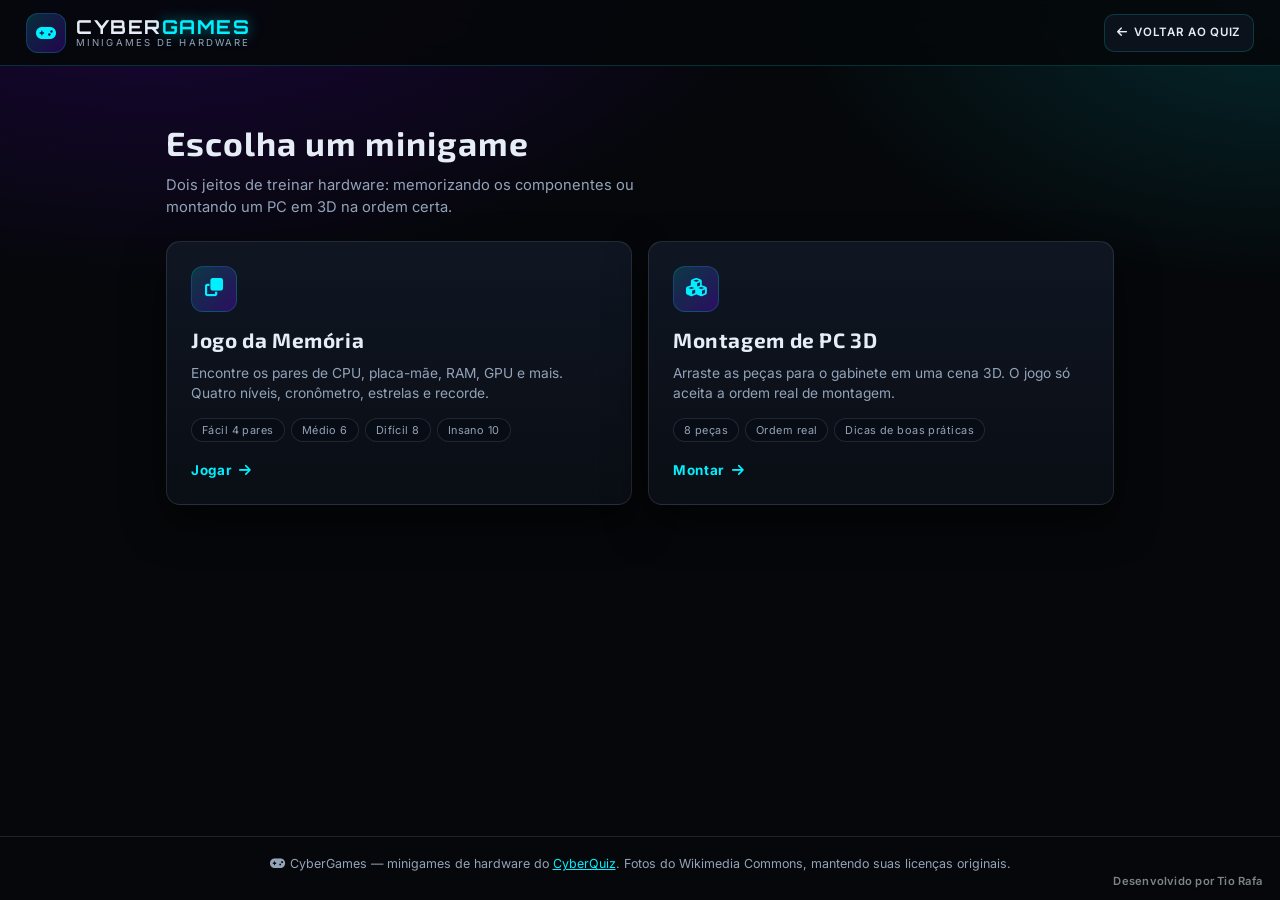
<file: MiniGame/index.html>
<!DOCTYPE html>
<html lang="pt-BR">
<head>
<meta charset="UTF-8">
<meta name="viewport" content="width=device-width, initial-scale=1.0, viewport-fit=cover">
<meta name="description" content="Minigames de hardware do CyberQuiz: jogo da memória com componentes e montador de PC em 3D seguindo a ordem real de montagem.">
<meta name="theme-color" content="#05070a">
<title>CyberQuiz · Minigames de Hardware</title>

<link rel="icon" href="data:image/svg+xml,%3Csvg xmlns='http://www.w3.org/2000/svg' viewBox='0 0 32 32'%3E%3Crect width='32' height='32' rx='7' fill='%2305070a'/%3E%3Cpath d='M9 21V12h2.6v3.2h4.8V12H19v9h-2.6v-3.5h-4.8V21z' fill='%2300f0ff'/%3E%3C/svg%3E">
<link rel="preconnect" href="https://fonts.googleapis.com">
<link rel="preconnect" href="https://fonts.gstatic.com" crossorigin>
<link href="https://fonts.googleapis.com/css2?family=Exo+2:wght@400;600;700;800&family=Inter:wght@400;500;600&family=Orbitron:wght@700;800;900&display=swap" rel="stylesheet">
<link rel="stylesheet" href="https://cdnjs.cloudflare.com/ajax/libs/font-awesome/6.5.2/css/all.min.css">
<link rel="stylesheet" href="css/style.css">
</head>
<body>

<header class="topbar">
    <a class="brand" href="../">
        <span class="brand-mark"><i class="fa-solid fa-gamepad" aria-hidden="true"></i></span>
        <span class="brand-text">
            <strong>CYBER<em>GAMES</em></strong>
            <small>MINIGAMES DE HARDWARE</small>
        </span>
    </a>

    <div class="topbar-actions">
        <a class="ghost-btn" href="../">
            <i class="fa-solid fa-arrow-left" aria-hidden="true"></i><span>VOLTAR AO QUIZ</span>
        </a>
    </div>
</header>

<main>
    <section class="hub">
        <h1>Escolha um minigame</h1>
        <p class="lead">Dois jeitos de treinar hardware: memorizando os componentes ou montando um PC em 3D na ordem certa.</p>

        <div class="cards">
            <a class="game-card" href="JogoDaMemoria/">
                <span class="game-icon"><i class="fa-solid fa-clone" aria-hidden="true"></i></span>
                <h2>Jogo da Memória</h2>
                <p>Encontre os pares de CPU, placa-mãe, RAM, GPU e mais. Quatro níveis, cronômetro, estrelas e recorde.</p>
                <ul class="game-tags">
                    <li>Fácil 4 pares</li>
                    <li>Médio 6</li>
                    <li>Difícil 8</li>
                    <li>Insano 10</li>
                </ul>
                <span class="game-cta">Jogar <i class="fa-solid fa-arrow-right" aria-hidden="true"></i></span>
            </a>

            <a class="game-card" href="MontagemDePC/">
                <span class="game-icon"><i class="fa-solid fa-cubes" aria-hidden="true"></i></span>
                <h2>Montagem de PC 3D</h2>
                <p>Arraste as peças para o gabinete em uma cena 3D. O jogo só aceita a ordem real de montagem.</p>
                <ul class="game-tags">
                    <li>8 peças</li>
                    <li>Ordem real</li>
                    <li>Dicas de boas práticas</li>
                </ul>
                <span class="game-cta">Montar <i class="fa-solid fa-arrow-right" aria-hidden="true"></i></span>
            </a>
        </div>
    </section>
</main>

<footer class="footer">
    <p>
        <i class="fa-solid fa-gamepad" aria-hidden="true"></i>
        CyberGames — minigames de hardware do <a href="../">CyberQuiz</a>.
        Fotos do Wikimedia Commons, mantendo suas licenças originais.
    </p>
</footer>

<script src="../js/watermark.js"></script>

</body>
</html>
</file>
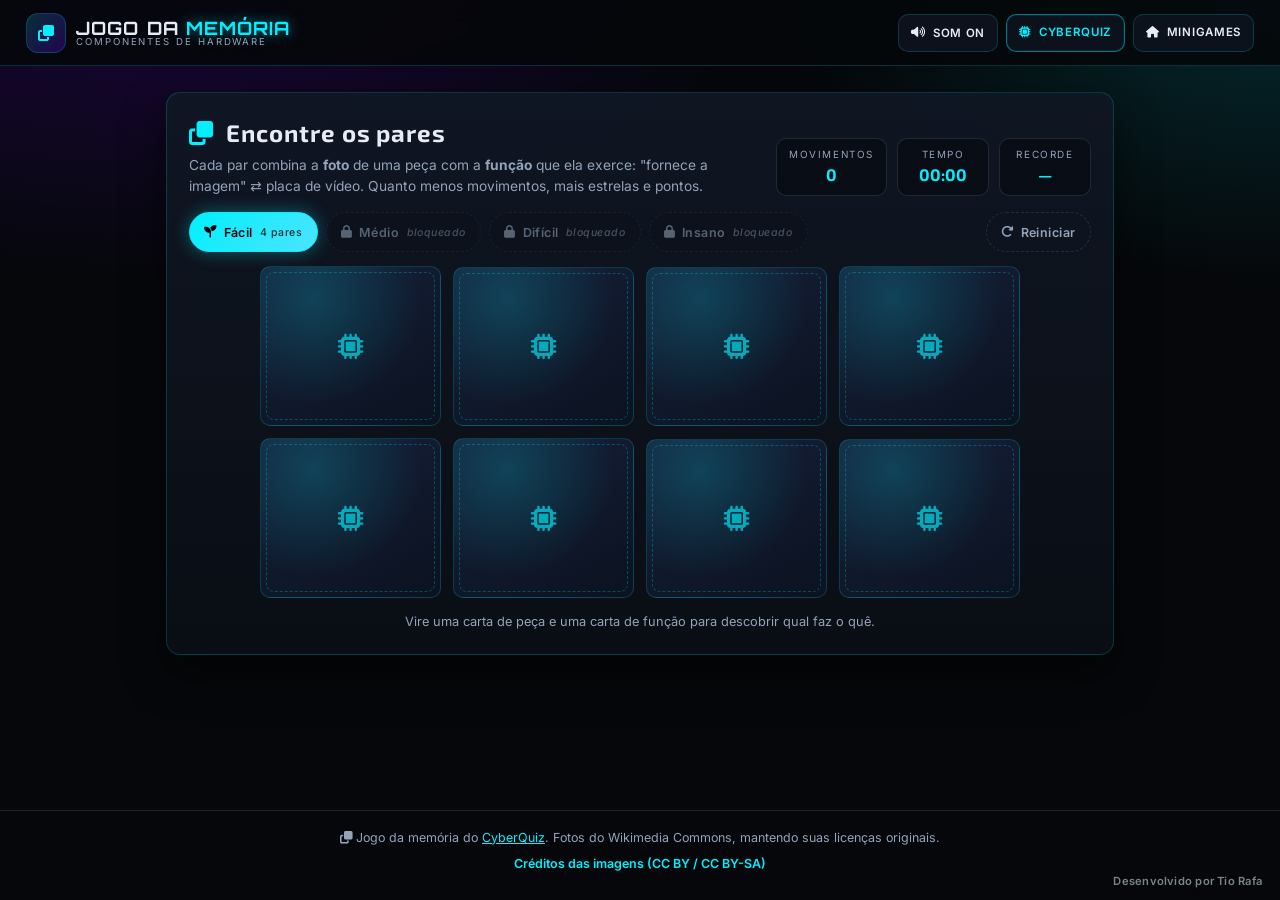
<file: MiniGame/JogoDaMemoria/index.html>
<!DOCTYPE html>
<html lang="pt-BR">
<head>
<meta charset="UTF-8">
<meta name="viewport" content="width=device-width, initial-scale=1.0, viewport-fit=cover">
<meta name="description" content="Jogo da memória com componentes de hardware do CyberQuiz: encontre os pares de CPU, placa-mãe, RAM, GPU e mais.">
<meta name="theme-color" content="#05070a">
<title>CyberQuiz · Jogo da Memória — Componentes de Hardware</title>

<link rel="icon" href="data:image/svg+xml,%3Csvg xmlns='http://www.w3.org/2000/svg' viewBox='0 0 32 32'%3E%3Crect width='32' height='32' rx='7' fill='%2305070a'/%3E%3Cpath d='M9 21V12h2.6v3.2h4.8V12H19v9h-2.6v-3.5h-4.8V21z' fill='%2300f0ff'/%3E%3C/svg%3E">
<link rel="preconnect" href="https://fonts.googleapis.com">
<link rel="preconnect" href="https://fonts.gstatic.com" crossorigin>
<link href="https://fonts.googleapis.com/css2?family=Exo+2:wght@400;600;700;800&family=Inter:wght@400;500;600&family=Orbitron:wght@700;800;900&display=swap" rel="stylesheet">
<link rel="stylesheet" href="https://cdnjs.cloudflare.com/ajax/libs/font-awesome/6.5.2/css/all.min.css">
<link rel="stylesheet" href="css/style.css">
</head>
<body>

<header class="topbar">
    <a class="brand" href="../">
        <span class="brand-mark"><i class="fa-solid fa-clone" aria-hidden="true"></i></span>
        <span class="brand-text">
            <strong>JOGO DA <em>MEMÓRIA</em></strong>
            <small>COMPONENTES DE HARDWARE</small>
        </span>
    </a>

    <div class="topbar-actions">
        <button type="button" id="sound-btn" class="ghost-btn" aria-pressed="true">
            <i class="fa-solid fa-volume-high" aria-hidden="true"></i><span>SOM ON</span>
        </button>
        <a class="ghost-btn quiz-btn" href="../../" title="Voltar para o CyberQuiz">
            <i class="fa-solid fa-microchip" aria-hidden="true"></i><span>CYBERQUIZ</span>
        </a>
        <a class="ghost-btn back-btn" href="../">
            <i class="fa-solid fa-house" aria-hidden="true"></i><span>MINIGAMES</span>
        </a>
    </div>
</header>

<main>
    <section class="panel">
        <div class="panel-head">
            <div>
                <h1><i class="fa-solid fa-clone" aria-hidden="true"></i> Encontre os pares</h1>
                <p class="lead">Cada par combina a <strong>foto</strong> de uma peça com a <strong>função</strong> que ela exerce: "fornece a imagem" ⇄ placa de vídeo. Quanto menos movimentos, mais estrelas e pontos.</p>
            </div>

            <div class="stat-row" role="group" aria-label="Estatísticas da partida">
                <div class="stat">
                    <span class="stat-label">Movimentos</span>
                    <strong data-memory-moves>0</strong>
                </div>
                <div class="stat">
                    <span class="stat-label">Tempo</span>
                    <strong data-memory-time>00:00</strong>
                </div>
                <div class="stat">
                    <span class="stat-label">Recorde</span>
                    <strong data-memory-best>—</strong>
                </div>
            </div>
        </div>

        <div class="toolbar">
            <div class="chip-row" id="memory-levels" role="group" aria-label="Nível de dificuldade"></div>
            <button type="button" class="chip chip-ghost" data-memory-restart>
                <i class="fa-solid fa-rotate-right" aria-hidden="true"></i> Reiniciar
            </button>
        </div>

        <div class="board-wrap">
            <div id="memory-board" class="board" role="group" aria-label="Tabuleiro do jogo da memória"></div>

            <div id="memory-win" class="overlay hidden" role="dialog" aria-modal="true" aria-label="Você venceu">
                <div class="overlay-card">
                    <p class="overlay-kicker">TABULEIRO CONCLUÍDO</p>
                    <h2>VOCÊ VENCEU!</h2>
                    <p class="overlay-stars" data-win-stars aria-hidden="true">★★★</p>

                    <ul class="overlay-stats">
                        <li><span>Movimentos</span><strong data-win-moves>0</strong></li>
                        <li><span>Tempo</span><strong data-win-time>00:00</strong></li>
                        <li><span>Pontos</span><strong data-win-score>0</strong></li>
                    </ul>

                    <p class="overlay-note" data-win-record>Recorde: —</p>
                    <p class="overlay-unlock" data-win-unlock hidden></p>

                    <div class="overlay-actions">
                        <button type="button" class="btn-primary" data-memory-again>
                            <i class="fa-solid fa-rotate-right" aria-hidden="true"></i> Jogar de novo
                        </button>
                        <button type="button" class="btn-primary btn-next hidden" data-win-next>
                            Próximo nível <i class="fa-solid fa-arrow-right" aria-hidden="true"></i>
                        </button>
                        <a class="chip chip-ghost" href="../MontagemDePC/">
                            <i class="fa-solid fa-cubes" aria-hidden="true"></i> Montar o PC 3D
                        </a>
                    </div>
                </div>
            </div>
        </div>

        <p class="hint" id="memory-hint" role="status" aria-live="polite">Vire uma carta de peça e uma carta de função para descobrir qual faz o quê.</p>
    </section>
</main>

<footer class="footer">
    <p>
        <i class="fa-solid fa-clone" aria-hidden="true"></i>
        Jogo da memória do <a href="../../">CyberQuiz</a>.
        Fotos do Wikimedia Commons, mantendo suas licenças originais.
    </p>
    <details class="credits">
        <summary>Créditos das imagens (CC BY / CC BY-SA)</summary>
        <ul>
            <li>CPU — Eric Gaba (Sting), CC BY-SA 4.0</li>
            <li>Placa-mãe — Jacek Halicki, CC BY-SA 4.0</li>
            <li>Memória RAM — Bretwa, CC BY-SA 4.0</li>
            <li>SSD NVMe — D-Kuru, CC BY-SA 4.0</li>
            <li>Placa de vídeo — TheStriker, CC BY 4.0</li>
            <li>Fonte — Dmitry Makeev, CC BY-SA 4.0</li>
            <li>Cooler — Eric Gaba (Sting), CC BY-SA 3.0</li>
            <li>Gabinete — Tim Sheerman-Chase, CC BY 4.0</li>
            <li>Rede — Deavmi, CC BY-SA 3.0</li>
            <li>Periféricos — Morn, CC BY-SA 4.0</li>
        </ul>
    </details>
</footer>

<script src="js/config.js"></script>
<script src="js/sound.js"></script>
<script src="js/memory.js"></script>
<script src="js/app.js"></script>
<script src="../../js/watermark.js"></script>

</body>
</html>
</file>
<file: MiniGame/css/style.css>
/* =============================================================================
 *  CYBERQUIZ · MINIGAMES — PÁGINA INICIAL
 * ============================================================================= */

:root {
    --bg: #05070a;
    --panel: #101724;
    --panel-2: #151d2c;
    --line: rgba(0, 240, 255, 0.18);
    --line-soft: rgba(148, 163, 184, 0.18);
    --accent: #00f0ff;
    --purple: #7000ff;
    --green: #00ff66;
    --text: #e6edf6;
    --muted: #93a3b8;

    --font-display: 'Exo 2', 'Segoe UI', system-ui, sans-serif;
    --font-brand: 'Orbitron', 'Exo 2', sans-serif;
    --font-body: 'Inter', 'Segoe UI', system-ui, sans-serif;

    --radius: 14px;
    --radius-sm: 10px;
    --header-h: 66px;
    --shadow: 0 18px 40px rgba(0, 0, 0, 0.55);
}

* { box-sizing: border-box; }
html, body { margin: 0; padding: 0; }

body {
    min-height: 100vh;
    display: flex;
    flex-direction: column;
    background:
        radial-gradient(1100px 600px at 12% -8%, rgba(112, 0, 255, 0.22), transparent 60%),
        radial-gradient(900px 520px at 100% 0%, rgba(0, 240, 255, 0.14), transparent 55%),
        var(--bg);
    color: var(--text);
    font-family: var(--font-body);
    font-size: 16px;
    line-height: 1.5;
    -webkit-text-size-adjust: 100%;
}

img { max-width: 100%; display: block; }
button, a { font-family: inherit; }
button { cursor: pointer; }
.hidden { display: none !important; }
:focus-visible { outline: 2px solid var(--accent); outline-offset: 3px; }

/* --------------------------------------------------------------- topbar */
.topbar {
    position: sticky;
    top: 0;
    z-index: 40;
    min-height: var(--header-h);
    display: flex;
    align-items: center;
    justify-content: space-between;
    gap: 12px;
    padding: 10px clamp(12px, 3vw, 26px);
    background: rgba(5, 7, 10, 0.88);
    backdrop-filter: blur(12px);
    border-bottom: 1px solid var(--line);
}

.brand { display: flex; align-items: center; gap: 10px; text-decoration: none; color: inherit; min-width: 0; }

.brand-mark {
    display: grid;
    place-items: center;
    width: 40px;
    height: 40px;
    flex: none;
    border-radius: 12px;
    background: linear-gradient(135deg, rgba(0, 240, 255, 0.18), rgba(112, 0, 255, 0.28));
    border: 1px solid var(--line);
    color: var(--accent);
    font-size: 1rem;
}

.brand-text { display: flex; flex-direction: column; line-height: 1.05; min-width: 0; }

.brand-text strong {
    font-family: var(--font-brand);
    font-size: clamp(0.95rem, 2.6vw, 1.2rem);
    letter-spacing: 0.08em;
    white-space: nowrap;
}

.brand-text strong em { font-style: normal; color: var(--accent); text-shadow: 0 0 14px rgba(0, 240, 255, 0.55); }

.brand-text small {
    font-size: 0.6rem;
    letter-spacing: 0.22em;
    color: var(--muted);
    white-space: nowrap;
    overflow: hidden;
    text-overflow: ellipsis;
}

.topbar-actions { display: flex; align-items: center; gap: 8px; flex: none; }

.ghost-btn {
    display: inline-flex;
    align-items: center;
    gap: 7px;
    min-height: 38px;
    padding: 0 12px;
    border-radius: var(--radius-sm);
    border: 1px solid var(--line);
    background: rgba(16, 23, 36, 0.7);
    color: var(--text);
    font-size: 0.72rem;
    font-weight: 600;
    letter-spacing: 0.06em;
    text-decoration: none;
    transition: border-color 0.2s, color 0.2s;
}

.ghost-btn:hover { border-color: var(--accent); color: var(--accent); }
.ghost-btn.muted { color: var(--muted); border-color: var(--line-soft); }

/* ----------------------------------------------------------------- main */
main {
    flex: 1;
    width: 100%;
    max-width: 1000px;
    margin: 0 auto;
    padding: clamp(20px, 5vw, 52px) clamp(12px, 3vw, 26px) 40px;
}

.hub h1 {
    margin: 0 0 6px;
    font-family: var(--font-display);
    font-size: clamp(1.4rem, 4.6vw, 2.1rem);
    letter-spacing: 0.03em;
}

.lead { margin: 0 0 22px; color: var(--muted); font-size: 0.92rem; max-width: 60ch; }

.cards {
    display: grid;
    grid-template-columns: repeat(auto-fit, minmax(260px, 1fr));
    gap: 16px;
}

.game-card {
    position: relative;
    display: flex;
    flex-direction: column;
    gap: 8px;
    padding: clamp(16px, 3vw, 24px);
    border-radius: var(--radius);
    border: 1px solid var(--line-soft);
    background: linear-gradient(180deg, rgba(16, 23, 36, 0.95), rgba(10, 14, 21, 0.97));
    box-shadow: var(--shadow);
    color: inherit;
    text-decoration: none;
    transition: transform 0.18s, border-color 0.2s, box-shadow 0.2s;
    overflow: hidden;
}

.game-card::before {
    content: '';
    position: absolute;
    inset: 0;
    background: radial-gradient(420px 200px at 15% 0%, rgba(0, 240, 255, 0.14), transparent 65%);
    opacity: 0;
    transition: opacity 0.25s;
    pointer-events: none;
}

.game-card:hover { transform: translateY(-3px); border-color: var(--accent); box-shadow: 0 22px 48px rgba(0, 0, 0, 0.6), 0 0 0 1px rgba(0, 240, 255, 0.25); }
.game-card:hover::before { opacity: 1; }

.game-icon {
    display: grid;
    place-items: center;
    width: 46px;
    height: 46px;
    border-radius: 12px;
    background: linear-gradient(135deg, rgba(0, 240, 255, 0.16), rgba(112, 0, 255, 0.3));
    border: 1px solid var(--line);
    color: var(--accent);
    font-size: 1.15rem;
}

.game-card h2 {
    margin: 4px 0 0;
    font-family: var(--font-display);
    font-size: clamp(1.05rem, 3vw, 1.3rem);
    letter-spacing: 0.03em;
}

.game-card p { margin: 0; color: var(--muted); font-size: 0.86rem; }

.game-tags {
    list-style: none;
    margin: 6px 0 0;
    padding: 0;
    display: flex;
    flex-wrap: wrap;
    gap: 6px;
}

.game-tags li {
    padding: 3px 10px;
    border-radius: 999px;
    border: 1px solid var(--line-soft);
    background: rgba(8, 12, 19, 0.7);
    font-size: 0.68rem;
    color: var(--muted);
    letter-spacing: 0.04em;
}

.game-cta {
    margin-top: 10px;
    display: inline-flex;
    align-items: center;
    gap: 8px;
    font-weight: 700;
    font-size: 0.84rem;
    letter-spacing: 0.05em;
    color: var(--accent);
}

.game-card:hover .game-cta i { transform: translateX(4px); }
.game-cta i { transition: transform 0.2s; }

/* --------------------------------------------------------------- footer */
.footer {
    border-top: 1px solid var(--line-soft);
    padding: 18px clamp(12px, 3vw, 26px) 26px;
    color: var(--muted);
    font-size: 0.78rem;
    text-align: center;
}

.footer p { margin: 0; }
.footer a { color: var(--accent); }

@media (max-width: 640px) {
    :root { --header-h: 60px; }
    .topbar { padding: 8px 12px; }
    .ghost-btn span { display: none; }
    .ghost-btn { padding: 0 11px; }
    .brand-text small { display: none; }
    main { padding: 18px 12px 28px; }
}

@media (prefers-reduced-motion: reduce) {
    *, *::before, *::after { transition-duration: 0.01ms !important; }
}
</file>
<file: MiniGame/JogoDaMemoria/css/style.css>
/* =============================================================================
 *  CYBERQUIZ · JOGO DA MEMÓRIA — ESTILOS
 *  Mesma identidade visual do quiz, sem depender de Tailwind.
 * ============================================================================= */

:root {
    --bg: #05070a;
    --panel: #101724;
    --panel-2: #151d2c;
    --line: rgba(0, 240, 255, 0.18);
    --line-soft: rgba(148, 163, 184, 0.18);
    --accent: #00f0ff;
    --purple: #7000ff;
    --green: #00ff66;
    --yellow: #ffb700;
    --text: #e6edf6;
    --muted: #93a3b8;

    --font-display: 'Exo 2', 'Segoe UI', system-ui, sans-serif;
    --font-brand: 'Orbitron', 'Exo 2', sans-serif;
    --font-body: 'Inter', 'Segoe UI', system-ui, sans-serif;

    --radius: 14px;
    --radius-sm: 10px;
    --header-h: 66px;
    --shadow: 0 18px 40px rgba(0, 0, 0, 0.55);
}

* { box-sizing: border-box; }
html, body { margin: 0; padding: 0; }

body {
    min-height: 100vh;
    display: flex;
    flex-direction: column;
    background:
        radial-gradient(1100px 600px at 12% -8%, rgba(112, 0, 255, 0.22), transparent 60%),
        radial-gradient(900px 520px at 100% 0%, rgba(0, 240, 255, 0.14), transparent 55%),
        var(--bg);
    color: var(--text);
    font-family: var(--font-body);
    font-size: 16px;
    line-height: 1.5;
    -webkit-text-size-adjust: 100%;
}

img { max-width: 100%; display: block; }
button, a { font-family: inherit; }
button { cursor: pointer; }
.hidden { display: none !important; }
:focus-visible { outline: 2px solid var(--accent); outline-offset: 2px; }

/* --------------------------------------------------------------- topbar */
.topbar {
    position: sticky;
    top: 0;
    z-index: 40;
    min-height: var(--header-h);
    display: flex;
    align-items: center;
    justify-content: space-between;
    gap: 12px;
    padding: 10px clamp(12px, 3vw, 26px);
    background: rgba(5, 7, 10, 0.88);
    backdrop-filter: blur(12px);
    border-bottom: 1px solid var(--line);
}

.brand { display: flex; align-items: center; gap: 10px; text-decoration: none; color: inherit; min-width: 0; }

.brand-mark {
    display: grid;
    place-items: center;
    width: 40px;
    height: 40px;
    flex: none;
    border-radius: 12px;
    background: linear-gradient(135deg, rgba(0, 240, 255, 0.18), rgba(112, 0, 255, 0.28));
    border: 1px solid var(--line);
    color: var(--accent);
    font-size: 1rem;
}

.brand-text { display: flex; flex-direction: column; line-height: 1.05; min-width: 0; }

.brand-text strong {
    font-family: var(--font-brand);
    font-size: clamp(0.9rem, 2.6vw, 1.15rem);
    letter-spacing: 0.06em;
    white-space: nowrap;
}

.brand-text strong em { font-style: normal; color: var(--accent); text-shadow: 0 0 14px rgba(0, 240, 255, 0.55); }

.brand-text small {
    font-size: 0.6rem;
    letter-spacing: 0.2em;
    color: var(--muted);
    white-space: nowrap;
    overflow: hidden;
    text-overflow: ellipsis;
}

.topbar-actions { display: flex; align-items: center; gap: 8px; flex: none; }

.ghost-btn {
    display: inline-flex;
    align-items: center;
    gap: 7px;
    min-height: 38px;
    padding: 0 12px;
    border-radius: var(--radius-sm);
    border: 1px solid var(--line);
    background: rgba(16, 23, 36, 0.7);
    color: var(--text);
    font-size: 0.72rem;
    font-weight: 600;
    letter-spacing: 0.06em;
    text-decoration: none;
    transition: border-color 0.2s, color 0.2s, background 0.2s;
}

.ghost-btn:hover { border-color: var(--accent); color: var(--accent); }
.ghost-btn.muted { color: var(--muted); border-color: var(--line-soft); }

/* botão "CyberQuiz" (volta ao quiz principal) */
.quiz-btn {
    border-color: rgba(0, 240, 255, 0.45);
    color: var(--accent);
    box-shadow: inset 0 0 0 1px rgba(0, 240, 255, 0.08);
}
.quiz-btn:hover {
    border-color: var(--accent);
    color: #eaffff;
    background: rgba(0, 240, 255, 0.12);
}

/* ---------------------------------------------------------------- main */
main {
    flex: 1;
    width: 100%;
    max-width: 1000px;
    margin: 0 auto;
    padding: clamp(14px, 3vw, 26px) clamp(12px, 3vw, 26px) 30px;
}

.panel {
    border: 1px solid var(--line);
    border-radius: var(--radius);
    background: linear-gradient(180deg, rgba(16, 23, 36, 0.94), rgba(10, 14, 21, 0.96));
    box-shadow: var(--shadow);
    padding: clamp(14px, 2.4vw, 22px);
}

.panel-head { display: flex; flex-wrap: wrap; gap: 16px; align-items: flex-end; justify-content: space-between; }

h1 {
    margin: 0 0 4px;
    font-family: var(--font-display);
    font-size: clamp(1.1rem, 3.4vw, 1.5rem);
    letter-spacing: 0.04em;
}

h1 i { color: var(--accent); margin-right: 6px; }
.lead { margin: 0; color: var(--muted); font-size: 0.86rem; max-width: 62ch; }

.stat-row { display: flex; gap: 10px; flex-wrap: wrap; }

.stat {
    min-width: 92px;
    padding: 8px 12px;
    border-radius: var(--radius-sm);
    border: 1px solid var(--line-soft);
    background: rgba(8, 12, 19, 0.8);
    text-align: center;
}

.stat-label {
    display: block;
    font-size: 0.62rem;
    letter-spacing: 0.16em;
    text-transform: uppercase;
    color: var(--muted);
}

.stat strong { font-family: var(--font-display); font-size: 1.05rem; color: var(--accent); }

/* --------------------------------------------------------- ferramentas */
.toolbar {
    display: flex;
    flex-wrap: wrap;
    gap: 10px;
    align-items: center;
    justify-content: space-between;
    margin: 16px 0 14px;
}

.chip-row { display: flex; flex-wrap: wrap; gap: 8px; }

.chip {
    display: inline-flex;
    align-items: center;
    gap: 7px;
    min-height: 40px;
    padding: 0 14px;
    border-radius: 999px;
    border: 1px solid var(--line-soft);
    background: rgba(16, 23, 36, 0.8);
    color: var(--muted);
    font-size: 0.78rem;
    font-weight: 600;
    letter-spacing: 0.04em;
    text-decoration: none;
    transition: all 0.2s;
}

.chip small { font-size: 0.66rem; opacity: 0.7; font-weight: 500; }
.chip:hover { color: var(--text); border-color: var(--accent); }

/* variante "fantasma": fundo transparente e borda tracejada */
.chip-ghost {
    background: transparent;
    border-style: dashed;
    color: var(--muted);
}

.chip-ghost:hover { background: rgba(0, 240, 255, 0.08); color: var(--accent); }

.chip.active {
    color: var(--bg);
    background: linear-gradient(135deg, var(--accent), #4de3ff);
    border-color: var(--accent);
    box-shadow: 0 0 18px rgba(0, 240, 255, 0.35);
}

.chip.active small { opacity: 0.8; }

/* nível ainda bloqueado (libera concluindo o anterior) */
.chip.locked,
.chip.locked:hover {
    color: var(--muted);
    border-color: var(--line-soft);
    border-style: dashed;
    opacity: 0.55;
    cursor: not-allowed;
    background: rgba(10, 14, 22, 0.6);
}

.chip.locked small { opacity: 0.8; font-style: italic; }

/* ----------------------------------------------------------- tabuleiro */
.board-wrap { position: relative; }

.board {
    display: grid;
    grid-template-columns: repeat(var(--cols, 4), minmax(0, 1fr));
    gap: clamp(6px, 1.4vw, 12px);
    max-width: 760px;
    margin: 0 auto;
}

/* Em telas grandes o nível de 20 cartas usa 5 colunas (5x4): o tabuleiro
   inteiro cabe na tela sem precisar rolar. No celular continua 4 colunas
   (4x5), onde as cartas menores cortariam os nomes das peças. */
@media (min-width: 641px) {
    .board {
        grid-template-columns: repeat(var(--cols-wide, var(--cols, 4)), minmax(0, 1fr));
    }
}

.mem-card {
    position: relative;
    display: block;
    width: 100%;
    padding: 0;
    border: none;
    background: transparent;
    perspective: 900px;
    border-radius: var(--radius-sm);
}

/* .mem-inner fica no fluxo (define a altura da carta) e gira no eixo Y.
   As duas faces ocupam a MESMA célula de grade, então a frente (foto + nome)
   é que dá a altura da carta e o verso se estica para acompanhá-la. */
.mem-inner {
    position: relative;
    display: grid;
    transform-style: preserve-3d;
    transition: transform 0.45s cubic-bezier(0.3, 1.2, 0.45, 1);
    border-radius: var(--radius-sm);
}

.mem-card.flipped .mem-inner { transform: rotateY(180deg); }

.mem-face {
    grid-area: 1 / 1;
    display: flex;
    flex-direction: column;
    align-items: center;
    justify-content: center;
    border-radius: var(--radius-sm);
    backface-visibility: hidden;
    -webkit-backface-visibility: hidden;
    overflow: hidden;
}

.mem-back {
    background:
        radial-gradient(circle at 30% 20%, rgba(0, 240, 255, 0.18), transparent 60%),
        linear-gradient(150deg, #16203a, #0b1220);
    border: 1px solid var(--line);
    color: rgba(0, 240, 255, 0.65);
    font-size: clamp(1.1rem, 4.4vw, 1.6rem);
}

.mem-back::after {
    content: '';
    position: absolute;
    inset: 6px;
    border-radius: 8px;
    border: 1px dashed rgba(0, 240, 255, 0.25);
}

.mem-front {
    transform: rotateY(180deg);
    display: flex;
    flex-direction: column;
    background: #0b1220;
    border: 1px solid rgba(0, 255, 102, 0.35);
    justify-content: flex-start;
    padding: 0;
}

/* área da foto: a imagem inteira cabe aqui, sem corte (nada de object-fit: cover) */
.mem-photo {
    position: relative;
    display: flex;
    align-items: center;
    justify-content: center;
    width: 100%;
    aspect-ratio: 4 / 3;
    padding: 5px;
    overflow: hidden;
    background:
        radial-gradient(circle at 50% 35%, rgba(0, 240, 255, 0.09), transparent 68%),
        #0a111c;
}

/* width/height auto + max 100% = a imagem é reduzida sem distorcer e sem cortar,
   e a caixa do <img> passa a ser exatamente o desenho da foto */
.mem-photo img {
    display: block;
    width: auto;
    height: auto;
    max-width: 100%;
    max-height: 100%;
}

/* barra fixa com o nome, embaixo da foto (sem cobrir a imagem) */
.mem-label {
    display: block;
    width: 100%;
    margin-top: auto;          /* a barra fica sempre no rodapé da carta */
    background: linear-gradient(180deg, #101a2b, #0a111c);
    border-top: 1px solid rgba(0, 240, 255, 0.22);
    text-align: center;
}

.mem-name {
    display: block;
    width: 100%;
    padding: 4px 4px 5px;
    color: var(--text);
    font-family: var(--font-display);
    font-size: clamp(0.56rem, 2.1vw, 0.72rem);
    font-weight: 700;
    letter-spacing: 0.05em;
    line-height: 1.2;
    text-align: center;
    text-shadow: 0 1px 4px rgba(0, 0, 0, 0.9);
    white-space: nowrap;
    overflow: hidden;
    text-overflow: ellipsis;
}

.mem-card.matched .mem-front {
    border-color: var(--green);
    box-shadow: 0 0 0 2px rgba(0, 255, 102, 0.5), 0 0 22px rgba(0, 255, 102, 0.35);
}

/* ------------------------------------------------------------ carta função
   A segunda carta do par não mostra foto: mostra O QUE a peça faz.
   A área ocupa o mesmo espaço da foto (4/3) para as barras alinharem. */
.mem-front-func { border-color: rgba(0, 240, 255, 0.32); }

.mem-func {
    position: relative;
    display: flex;
    flex-direction: column;
    align-items: center;
    justify-content: center;
    gap: 8px;
    width: 100%;
    min-height: 0;
    aspect-ratio: 4 / 3;
    padding: 8px 7px;
    text-align: center;
    background:
        radial-gradient(circle at 50% 32%, rgba(112, 0, 255, 0.22), transparent 72%),
        #0a111c;
}

.mem-func i {
    font-size: clamp(1.05rem, 4vw, 1.6rem);
    color: var(--accent);
    filter: drop-shadow(0 0 9px rgba(0, 240, 255, 0.5));
}

.mem-func-text {
    display: block;
    width: 100%;
    color: var(--text);
    font-family: var(--font-display);
    font-size: clamp(0.6rem, 2.3vw, 0.78rem);
    font-weight: 700;
    line-height: 1.28;
    text-shadow: 0 1px 4px rgba(0, 0, 0, 0.9);
    overflow-wrap: break-word;
}

.mem-func-tag {
    display: block;
    width: 100%;
    padding: 4px 4px 5px;
    color: var(--accent);
    font-family: var(--font-display);
    font-size: clamp(0.54rem, 2vw, 0.68rem);
    font-weight: 800;
    letter-spacing: 0.08em;
    line-height: 1.2;
    text-align: center;
    text-shadow: 0 1px 4px rgba(0, 0, 0, 0.9);
}

.mem-card.matched { animation: pop 0.4s ease; }

@keyframes pop {
    0% { transform: scale(1); }
    45% { transform: scale(1.06); }
    100% { transform: scale(1); }
}

/* -------------------------------------------------------------- overlay */
.overlay {
    position: absolute;
    inset: 0;
    z-index: 20;
    display: grid;
    place-items: center;
    padding: 14px;
    background: rgba(5, 7, 10, 0.82);
    backdrop-filter: blur(6px);
    border-radius: var(--radius-sm);
    animation: fade 0.25s ease;
}

@keyframes fade { from { opacity: 0; } to { opacity: 1; } }

.overlay-card {
    width: min(440px, 100%);
    padding: clamp(16px, 3vw, 26px);
    text-align: center;
    border-radius: var(--radius);
    border: 1px solid var(--line);
    background: linear-gradient(180deg, var(--panel-2), #0b111c);
    box-shadow: 0 20px 60px rgba(0, 0, 0, 0.7), inset 0 0 40px rgba(0, 240, 255, 0.06);
}

.overlay-kicker { margin: 0; font-size: 0.64rem; letter-spacing: 0.28em; color: var(--accent); }

.overlay-card h2 {
    margin: 6px 0 4px;
    font-family: var(--font-display);
    font-size: clamp(1.2rem, 4.6vw, 1.7rem);
    letter-spacing: 0.04em;
}

.overlay-stars {
    margin: 2px 0 12px;
    font-size: clamp(1.4rem, 6vw, 2rem);
    color: var(--yellow);
    letter-spacing: 0.16em;
    text-shadow: 0 0 18px rgba(255, 183, 0, 0.5);
}

.overlay-stats {
    list-style: none;
    margin: 0 0 12px;
    padding: 0;
    display: flex;
    gap: 8px;
    justify-content: center;
    flex-wrap: wrap;
}

.overlay-stats li {
    min-width: 88px;
    padding: 7px 10px;
    border-radius: var(--radius-sm);
    border: 1px solid var(--line-soft);
    background: rgba(8, 12, 19, 0.7);
}

.overlay-stats span {
    display: block;
    font-size: 0.6rem;
    letter-spacing: 0.14em;
    text-transform: uppercase;
    color: var(--muted);
}

.overlay-stats strong { font-family: var(--font-display); font-size: 1rem; }
.overlay-note { margin: 0 0 14px; font-size: 0.8rem; color: var(--muted); }

/* aviso de nível liberado */
.overlay-unlock {
    margin: 0 0 16px;
    font-size: 0.82rem;
    font-weight: 700;
    color: var(--accent);
    text-shadow: 0 0 14px rgba(0, 240, 255, 0.45);
}
.overlay-actions { display: flex; flex-wrap: wrap; gap: 8px; justify-content: center; }

.btn-primary {
    display: inline-flex;
    align-items: center;
    gap: 8px;
    min-height: 44px;
    padding: 0 18px;
    border-radius: 999px;
    border: none;
    background: linear-gradient(135deg, var(--accent), #3ad9ff);
    color: #04121a;
    font-weight: 700;
    font-size: 0.82rem;
    letter-spacing: 0.04em;
    text-decoration: none;
    box-shadow: 0 8px 24px rgba(0, 240, 255, 0.3);
    transition: transform 0.15s, box-shadow 0.2s;
}

.btn-primary:hover { transform: translateY(-1px); box-shadow: 0 12px 28px rgba(0, 240, 255, 0.45); }

/* botão secundário (próximo nível): contorno em vez de preenchido */
.btn-next {
    background: transparent;
    border: 1px solid var(--accent);
    color: var(--accent);
    box-shadow: none;
}

.btn-next:hover { background: rgba(0, 240, 255, 0.12); box-shadow: 0 8px 20px rgba(0, 240, 255, 0.2); }

.hint { margin: 14px 0 0; font-size: 0.8rem; color: var(--muted); text-align: center; }

/* --------------------------------------------------------------- footer */
.footer {
    border-top: 1px solid var(--line-soft);
    padding: 18px clamp(12px, 3vw, 26px) 26px;
    color: var(--muted);
    font-size: 0.78rem;
    text-align: center;
}

.footer p { margin: 0 0 8px; }
.footer a { color: var(--accent); }
.credits { display: inline-block; text-align: left; max-width: 760px; }
.credits summary { cursor: pointer; color: var(--accent); font-weight: 600; list-style: none; }
.credits summary::-webkit-details-marker { display: none; }

.credits ul {
    margin: 8px 0 0;
    padding-left: 18px;
    display: grid;
    grid-template-columns: repeat(auto-fit, minmax(230px, 1fr));
    gap: 2px 14px;
}

/* ------------------------------------------------------------ responsivo */
@media (max-width: 640px) {
    :root { --header-h: 60px; }

    /* interface ~12,5% menor no celular: evita que títulos e textos
       empurrem o layout para fora da tela */
    html { font-size: 87.5%; }
    body { font-size: 0.95rem; }

    .topbar { padding: 8px 12px; }
    .ghost-btn span { display: none; }
    .ghost-btn { padding: 0 11px; }
    .brand-text small { display: none; }

    main { padding: 12px 12px 20px; }
    .panel { padding: 13px; }

    .panel-head { align-items: stretch; }
    .stat-row { width: 100%; }
    .stat { flex: 1 1 0; min-width: 0; padding: 7px 8px; }
    .stat strong { font-size: 0.95rem; }

    .board { gap: 6px; }
    /* os rótulos das cartas já são pequenos: mantém o tamanho legível
       mesmo com a escala global reduzida */
    .mem-name { font-size: 0.62rem; padding: 3px 2px 4px; letter-spacing: 0.01em; }
    .mem-photo { padding: 3px; }
    .mem-func { padding: 6px 5px; gap: 6px; }
    /* ícone menor: sobra vertical para o texto da função */
    .mem-func i { font-size: 0.9rem; }
    .mem-func-text { font-size: 0.62rem; overflow-wrap: anywhere; }
    .mem-func-tag { font-size: 0.56rem; padding: 3px 2px 4px; letter-spacing: 0.04em; }

    .overlay-card { padding: 16px 14px; }
    .overlay-stats li { min-width: 76px; }
    .btn-primary { min-height: 42px; padding: 0 15px; font-size: 0.78rem; }
}

@media (max-width: 380px) {
    html { font-size: 82.5%; }
    .mem-name { font-size: 0.64rem; }
    .mem-func-text { font-size: 0.62rem; }
    .mem-func-tag { font-size: 0.58rem; }
    /* tela muito estreita: a função fica só com o texto (o ícone come altura) */
    .mem-func i { display: none; }
}

@media (prefers-reduced-motion: reduce) {
    *, *::before, *::after {
        animation-duration: 0.01ms !important;
        transition-duration: 0.01ms !important;
    }
}
</file>
